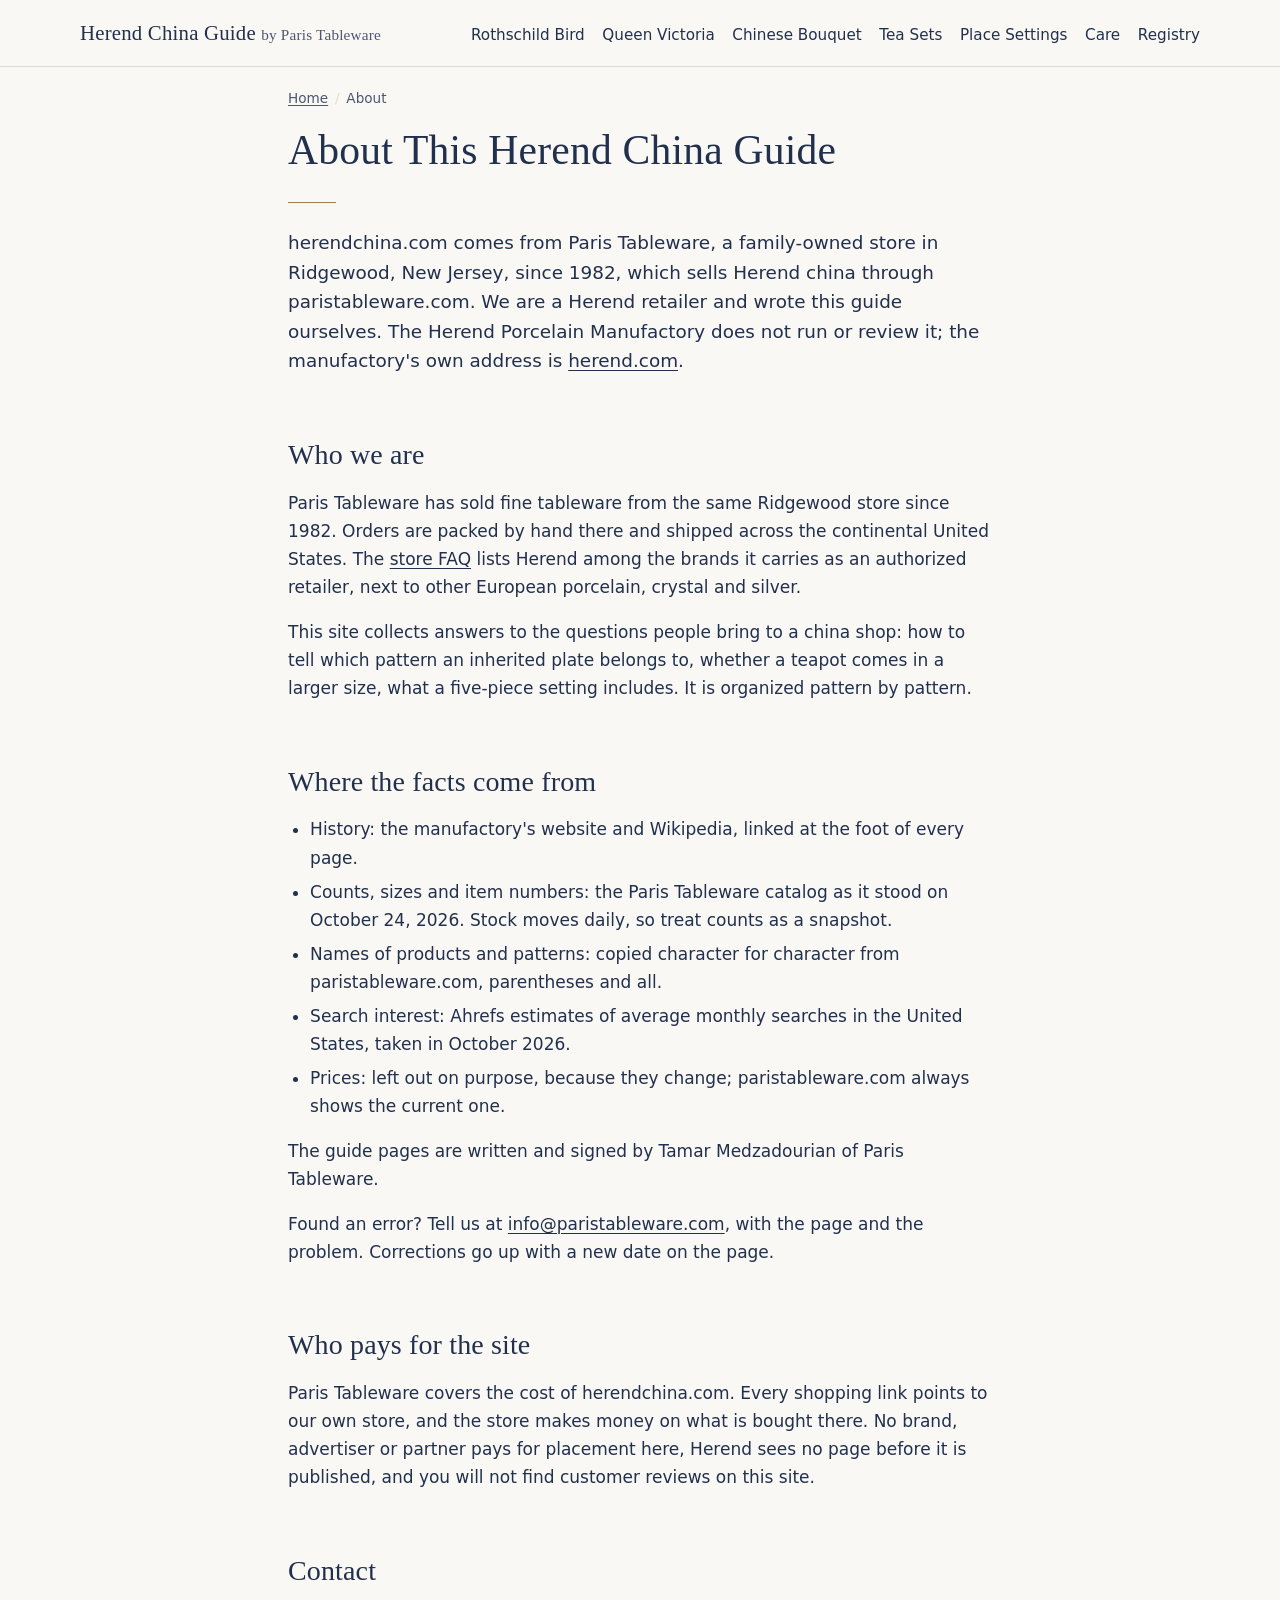
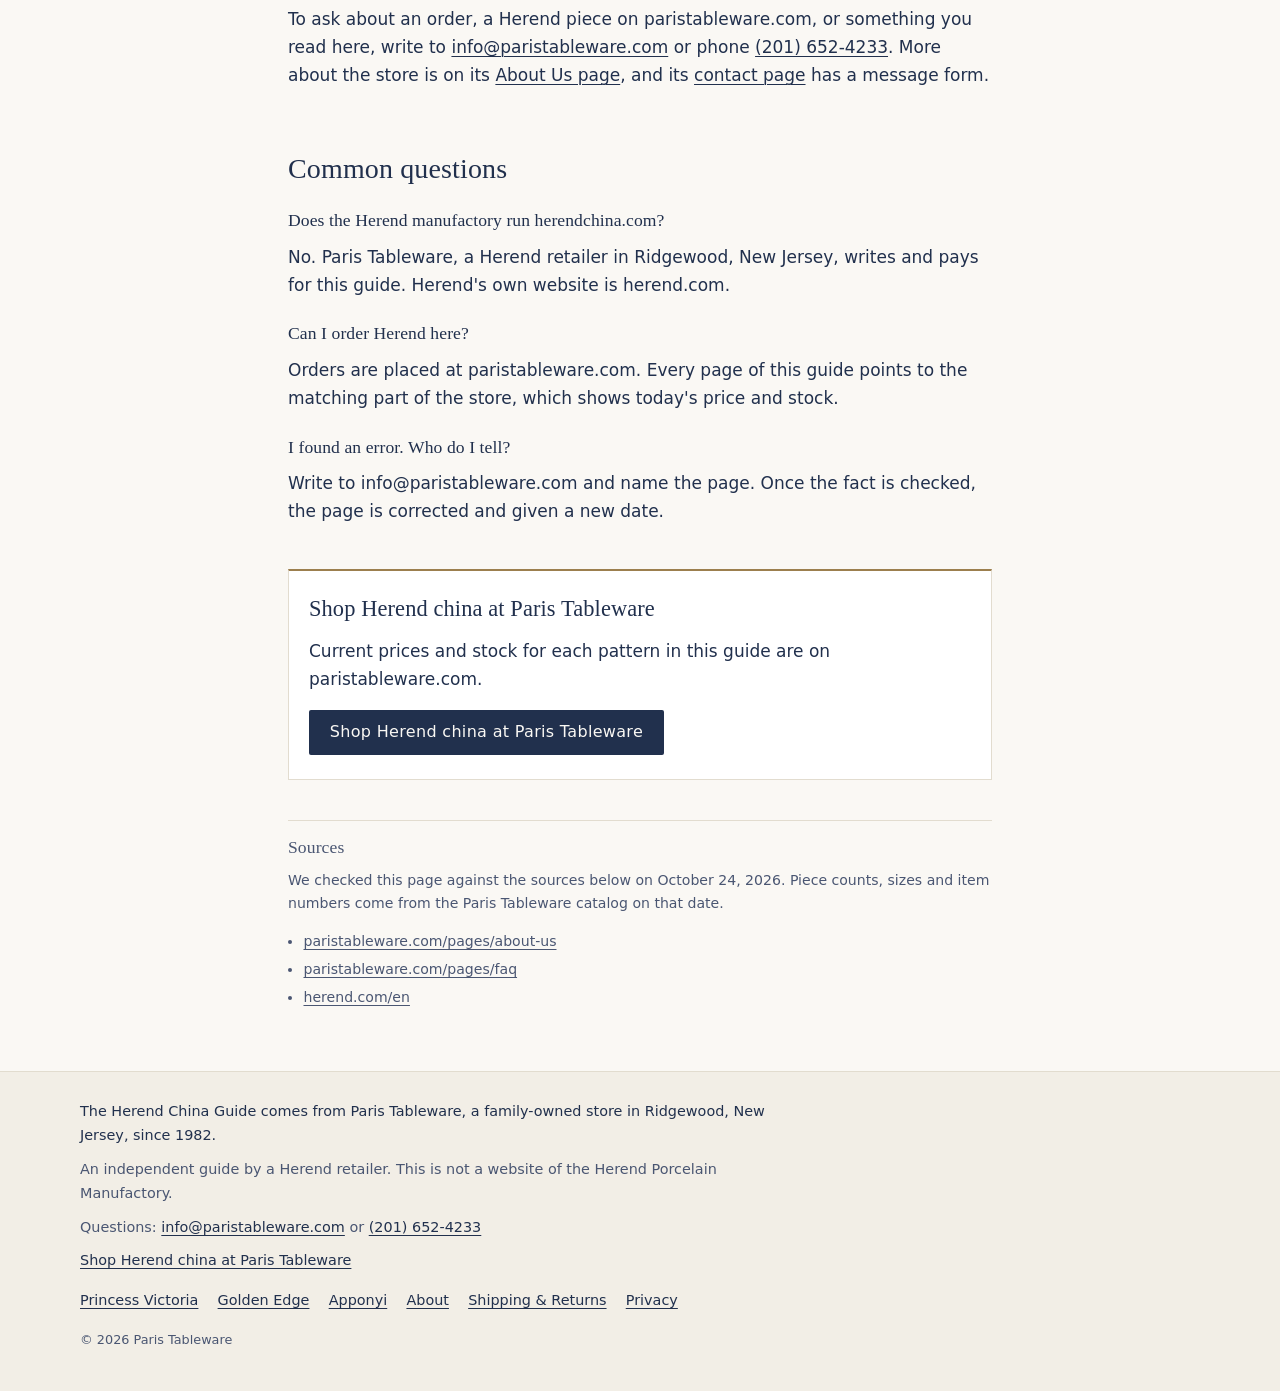
<file: about/index.html>
<!doctype html>
<html lang="en-US">
<head>
<meta charset="utf-8">
<meta name="viewport" content="width=device-width, initial-scale=1">
<title>About the Herend China Guide by Paris Tableware</title>
<meta name="description" content="Who writes this Herend china guide: Paris Tableware, a family-owned store in Ridgewood, New Jersey, since 1982. How the pages are sourced and checked.">
<meta name="robots" content="index, follow, max-image-preview:large">
<link rel="canonical" href="https://herendchina.com/about/">
<link rel="icon" href="/favicon.svg" type="image/svg+xml">
<meta name="theme-color" content="#faf8f4">
<link rel="preconnect" href="https://cdn.shopify.com">
<link rel="stylesheet" href="/assets/site.css">
<meta property="og:type" content="website">
<meta property="og:site_name" content="Herend China Guide by Paris Tableware">
<meta property="og:locale" content="en_US">
<meta property="og:title" content="About the Herend China Guide by Paris Tableware">
<meta property="og:description" content="Who writes this Herend china guide: Paris Tableware, a family-owned store in Ridgewood, New Jersey, since 1982. How the pages are sourced and checked.">
<meta property="og:url" content="https://herendchina.com/about/">
<meta property="og:image" content="https://cdn.shopify.com/s/files/1/0678/7861/7403/files/herend-rothschild-bird-salad-plate-porcelain-salad-plate-motif-1-front.jpg?v=1785965577&amp;width=800">
<meta property="og:image:width" content="800">
<meta property="og:image:height" content="800">
<meta property="og:image:alt" content="Herend Rothschild Bird Salad Plate in Motif 1: two small birds on a leafy branch with butterflies on a white plate edged in gold">
<meta name="twitter:card" content="summary_large_image">
<meta name="twitter:title" content="About the Herend China Guide by Paris Tableware">
<meta name="twitter:description" content="Who writes this Herend china guide: Paris Tableware, a family-owned store in Ridgewood, New Jersey, since 1982. How the pages are sourced and checked.">
<meta name="twitter:image" content="https://cdn.shopify.com/s/files/1/0678/7861/7403/files/herend-rothschild-bird-salad-plate-porcelain-salad-plate-motif-1-front.jpg?v=1785965577&amp;width=800">
<script type="application/ld+json">
{
 "@context": "https://schema.org",
 "@graph": [
  {
   "@type": "Organization",
   "@id": "https://paristableware.com/#org",
   "name": "Paris Tableware",
   "url": "https://paristableware.com",
   "email": "info@paristableware.com",
   "telephone": "+1-201-652-4233",
   "foundingDate": "1982",
   "logo": "https://paristableware.com/cdn/shop/files/Paris_Tableware_Logo_squared.jpg?v=1773702365",
   "address": {
    "@type": "PostalAddress",
    "addressLocality": "Ridgewood",
    "addressRegion": "NJ",
    "addressCountry": "US"
   },
   "sameAs": [
    "https://facebook.com/paristableware",
    "https://www.instagram.com/paristableware/",
    "https://www.tiktok.com/@paristableware",
    "https://www.pinterest.com/ParisTableware/",
    "https://twitter.com/ParisTableware"
   ]
  },
  {
   "@type": "WebSite",
   "@id": "https://herendchina.com/#website",
   "url": "https://herendchina.com/",
   "name": "Herend China Guide by Paris Tableware",
   "inLanguage": "en-US",
   "publisher": {
    "@id": "https://paristableware.com/#org"
   }
  },
  {
   "@type": "AboutPage",
   "@id": "https://herendchina.com/about/#webpage",
   "url": "https://herendchina.com/about/",
   "name": "About the Herend China Guide by Paris Tableware",
   "description": "Who writes this Herend china guide: Paris Tableware, a family-owned store in Ridgewood, New Jersey, since 1982. How the pages are sourced and checked.",
   "inLanguage": "en-US",
   "isPartOf": {
    "@id": "https://herendchina.com/#website"
   },
   "breadcrumb": {
    "@id": "https://herendchina.com/about/#breadcrumb"
   },
   "datePublished": "2026-10-24",
   "dateModified": "2026-10-24",
   "about": {
    "@id": "https://paristableware.com/#org"
   }
  },
  {
   "@type": "BreadcrumbList",
   "@id": "https://herendchina.com/about/#breadcrumb",
   "itemListElement": [
    {
     "@type": "ListItem",
     "position": 1,
     "name": "Home",
     "item": "https://herendchina.com/"
    },
    {
     "@type": "ListItem",
     "position": 2,
     "name": "About",
     "item": "https://herendchina.com/about/"
    }
   ]
  },
  {
   "@type": "FAQPage",
   "@id": "https://herendchina.com/about/#faq",
   "isPartOf": {
    "@id": "https://herendchina.com/about/#webpage"
   },
   "mainEntity": [
    {
     "@type": "Question",
     "name": "Does the Herend manufactory run herendchina.com?",
     "acceptedAnswer": {
      "@type": "Answer",
      "text": "No. Paris Tableware, a Herend retailer in Ridgewood, New Jersey, writes and pays for this guide. Herend's own website is herend.com."
     }
    },
    {
     "@type": "Question",
     "name": "Can I order Herend here?",
     "acceptedAnswer": {
      "@type": "Answer",
      "text": "Orders are placed at paristableware.com. Every page of this guide points to the matching part of the store, which shows today's price and stock."
     }
    },
    {
     "@type": "Question",
     "name": "I found an error. Who do I tell?",
     "acceptedAnswer": {
      "@type": "Answer",
      "text": "Write to info@paristableware.com and name the page. Once the fact is checked, the page is corrected and given a new date."
     }
    }
   ]
  }
 ]
}
</script>
<script src="/assets/analytics.js" defer></script>
</head>
<body>
<a class="skip-link" href="#main">Skip to content</a>
<header class="site-header">
<div class="wrap">
<a class="site-name" href="/">Herend China Guide <span>by Paris Tableware</span></a>
<nav class="site-nav" aria-label="Main">
<ul>
<li><a href="/rothschild-bird/">Rothschild Bird</a></li>
<li><a href="/queen-victoria/">Queen Victoria</a></li>
<li><a href="/chinese-bouquet/">Chinese Bouquet</a></li>
<li><a href="/tea-sets/">Tea Sets</a></li>
<li><a href="/place-settings/">Place Settings</a></li>
<li><a href="/care/">Care</a></li>
<li><a href="/wedding-registry/">Registry</a></li>
</ul>
</nav>
</div>
</header>
<main id="main">
<div class="page">
<nav class="breadcrumb" aria-label="Breadcrumb">
<ol>
<li><a href="/">Home</a></li>
<li aria-current="page">About</li>
</ol>
</nav>
<h1>About This Herend China Guide</h1>
<p class="answer">herendchina.com comes from Paris Tableware, a family-owned store in Ridgewood, New Jersey, since 1982, which sells Herend china through paristableware.com. We are a Herend retailer and wrote this guide ourselves. The Herend Porcelain Manufactory does not run or review it; the manufactory's own address is <a href="https://herend.com/en" rel="noopener">herend.com</a>.</p>

<section>
<h2>Who we are</h2>
<p>Paris Tableware has sold fine tableware from the same Ridgewood store since 1982. Orders are packed by hand there and shipped across the continental United States. The <a href="https://paristableware.com/pages/faq?utm_source=herendchina.com&amp;utm_medium=referral&amp;utm_campaign=about" data-link-type="in_context">store FAQ</a> lists Herend among the brands it carries as an authorized retailer, next to other European porcelain, crystal and silver.</p>
<p>This site collects answers to the questions people bring to a china shop: how to tell which pattern an inherited plate belongs to, whether a teapot comes in a larger size, what a five-piece setting includes. It is organized pattern by pattern.</p>
</section>

<section>
<h2>Where the facts come from</h2>
<ul>
<li>History: the manufactory's website and Wikipedia, linked at the foot of every page.</li>
<li>Counts, sizes and item numbers: the Paris Tableware catalog as it stood on October 24, 2026. Stock moves daily, so treat counts as a snapshot.</li>
<li>Names of products and patterns: copied character for character from paristableware.com, parentheses and all.</li>
<li>Search interest: Ahrefs estimates of average monthly searches in the United States, taken in October 2026.</li>
<li>Prices: left out on purpose, because they change; paristableware.com always shows the current one.</li>
</ul>
<p>The guide pages are written and signed by Tamar Medzadourian of Paris Tableware.</p>
<p>Found an error? Tell us at <a href="mailto:info@paristableware.com">info@paristableware.com</a>, with the page and the problem. Corrections go up with a new date on the page.</p>
</section>

<section>
<h2>Who pays for the site</h2>
<p>Paris Tableware covers the cost of herendchina.com. Every shopping link points to our own store, and the store makes money on what is bought there. No brand, advertiser or partner pays for placement here, Herend sees no page before it is published, and you will not find customer reviews on this site.</p>
</section>

<section>
<h2>Contact</h2>
<p>To ask about an order, a Herend piece on paristableware.com, or something you read here, write to <a href="mailto:info@paristableware.com">info@paristableware.com</a> or phone <a href="tel:+12016524233">(201) 652-4233</a>. More about the store is on its <a href="https://paristableware.com/pages/about-us?utm_source=herendchina.com&amp;utm_medium=referral&amp;utm_campaign=about" data-link-type="in_context">About Us page</a>, and its <a href="https://paristableware.com/pages/contact?utm_source=herendchina.com&amp;utm_medium=referral&amp;utm_campaign=about" data-link-type="in_context">contact page</a> has a message form.</p>
</section>

<section class="faq" aria-labelledby="faq-heading">
<h2 id="faq-heading">Common questions</h2>
<h3>Does the Herend manufactory run herendchina.com?</h3>
<p>No. Paris Tableware, a Herend retailer in Ridgewood, New Jersey, writes and pays for this guide. Herend&#x27;s own website is herend.com.</p>
<h3>Can I order Herend here?</h3>
<p>Orders are placed at paristableware.com. Every page of this guide points to the matching part of the store, which shows today&#x27;s price and stock.</p>
<h3>I found an error. Who do I tell?</h3>
<p>Write to info@paristableware.com and name the page. Once the fact is checked, the page is corrected and given a new date.</p>
</section>
<aside class="shop-cta" aria-labelledby="shop-cta-heading"><h2 id="shop-cta-heading">Shop Herend china at Paris Tableware</h2><p>Current prices and stock for each pattern in this guide are on paristableware.com.</p><p><a class="button" href="https://paristableware.com/collections/herend-dinnerware?utm_source=herendchina.com&amp;utm_medium=referral&amp;utm_campaign=about" data-link-type="cta">Shop Herend china at Paris Tableware</a></p></aside>
<section class="sources" aria-labelledby="sources-heading">
<h2 id="sources-heading">Sources</h2>
<p>We checked this page against the sources below on October 24, 2026. Piece counts, sizes and item numbers come from the Paris Tableware catalog on that date.</p>
<ul>
<li><a href="https://paristableware.com/pages/about-us?utm_source=herendchina.com&amp;utm_medium=referral&amp;utm_campaign=about" data-link-type="source">paristableware.com/pages/about-us</a></li>
<li><a href="https://paristableware.com/pages/faq?utm_source=herendchina.com&amp;utm_medium=referral&amp;utm_campaign=about" data-link-type="source">paristableware.com/pages/faq</a></li>
<li><a href="https://herend.com/en" rel="noopener">herend.com/en</a></li>
</ul>
</section>
</div>
</main>
<footer class="site-footer">
<div class="wrap">
<p class="footer-owner">The Herend China Guide comes from Paris Tableware, a family-owned store in Ridgewood, New Jersey, since 1982.</p>
<p>An independent guide by a Herend retailer. This is not a website of the Herend Porcelain Manufactory.</p>
<p>Questions: <a href="mailto:info@paristableware.com">info@paristableware.com</a> or <a href="tel:+12016524233">(201) 652-4233</a></p>
<p><a href="https://paristableware.com/collections/herend-dinnerware?utm_source=herendchina.com&amp;utm_medium=referral&amp;utm_campaign=about" data-link-type="footer">Shop Herend china at Paris Tableware</a></p>
<nav class="footer-nav" aria-label="Footer">
<ul>
<li><a href="/princess-victoria/">Princess Victoria</a></li>
<li><a href="/golden-edge/">Golden Edge</a></li>
<li><a href="/apponyi/">Apponyi</a></li>
<li><a href="/about/">About</a></li>
<li><a href="/shipping-returns/">Shipping &amp; Returns</a></li>
<li><a href="/privacy/">Privacy</a></li>
</ul>
</nav>
<p class="copyright">&copy; 2026 Paris Tableware</p>
</div>
</footer>
</body>
</html>
</file>
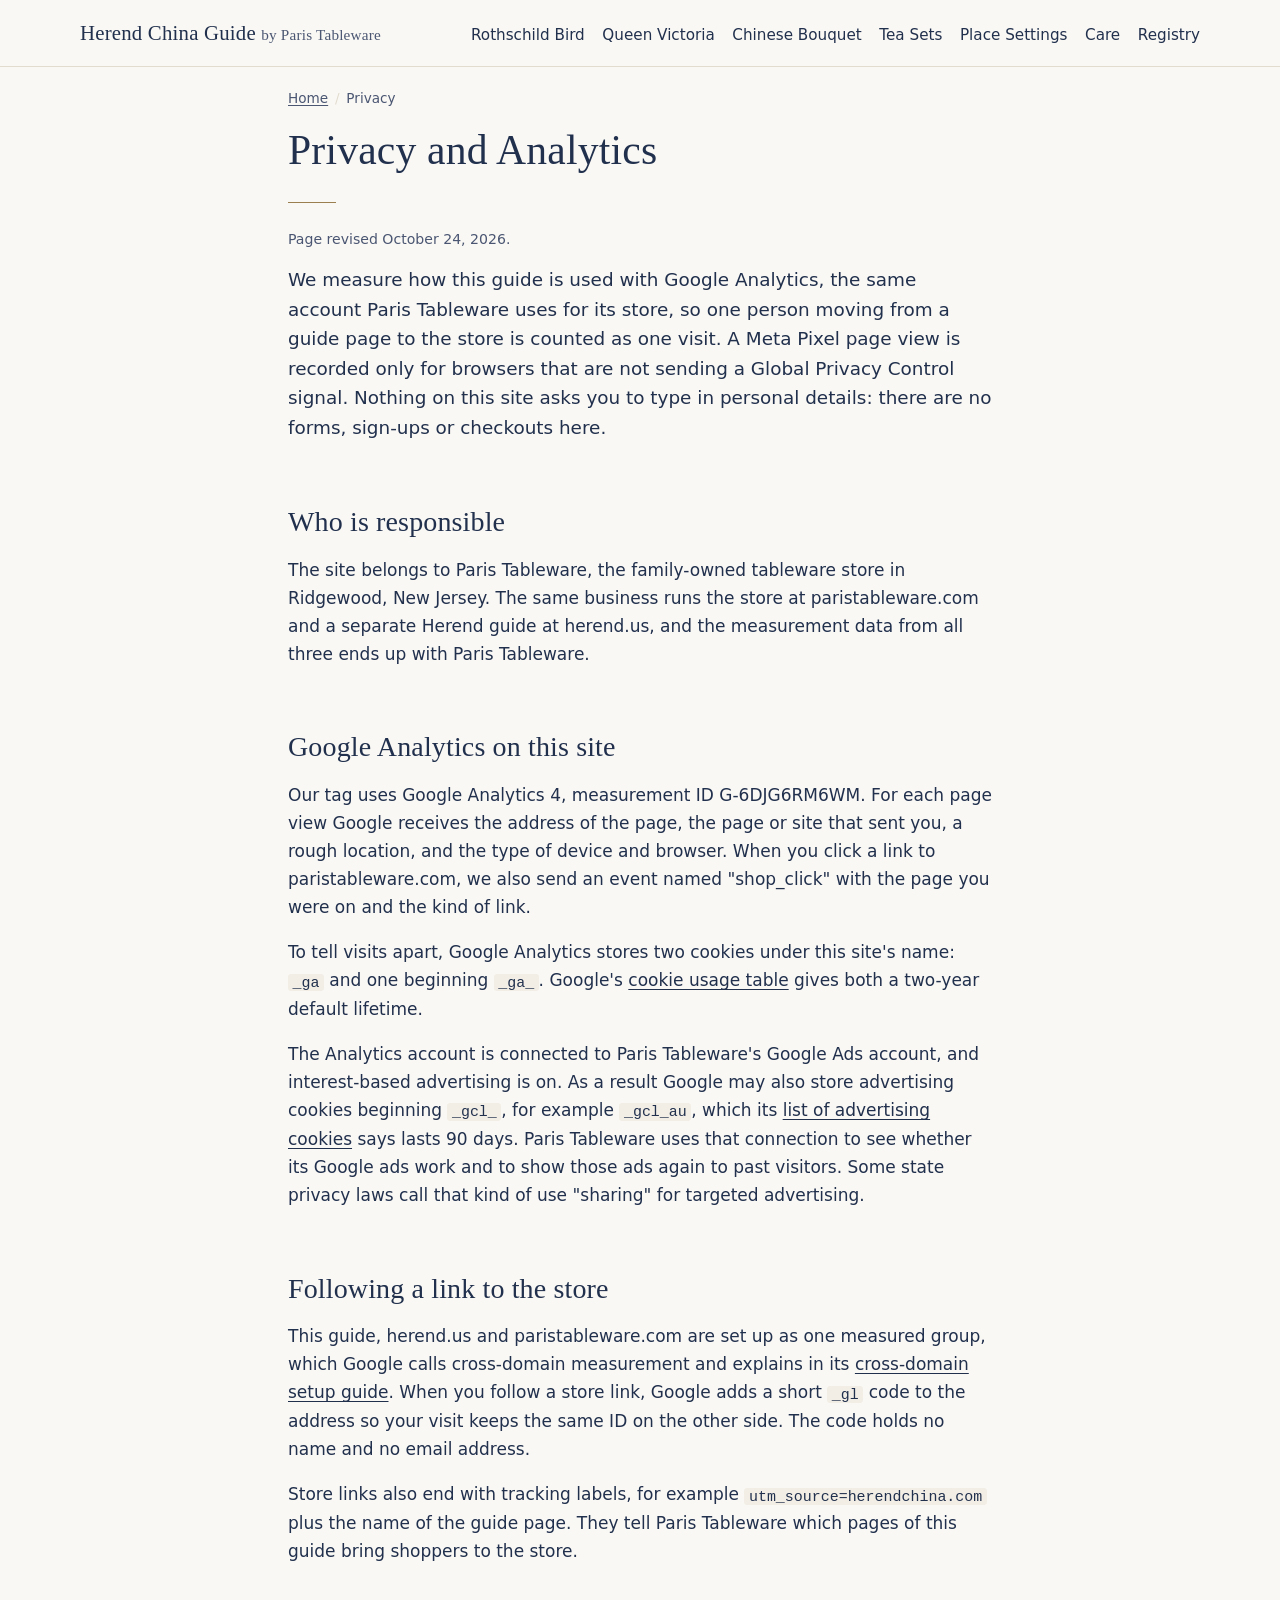
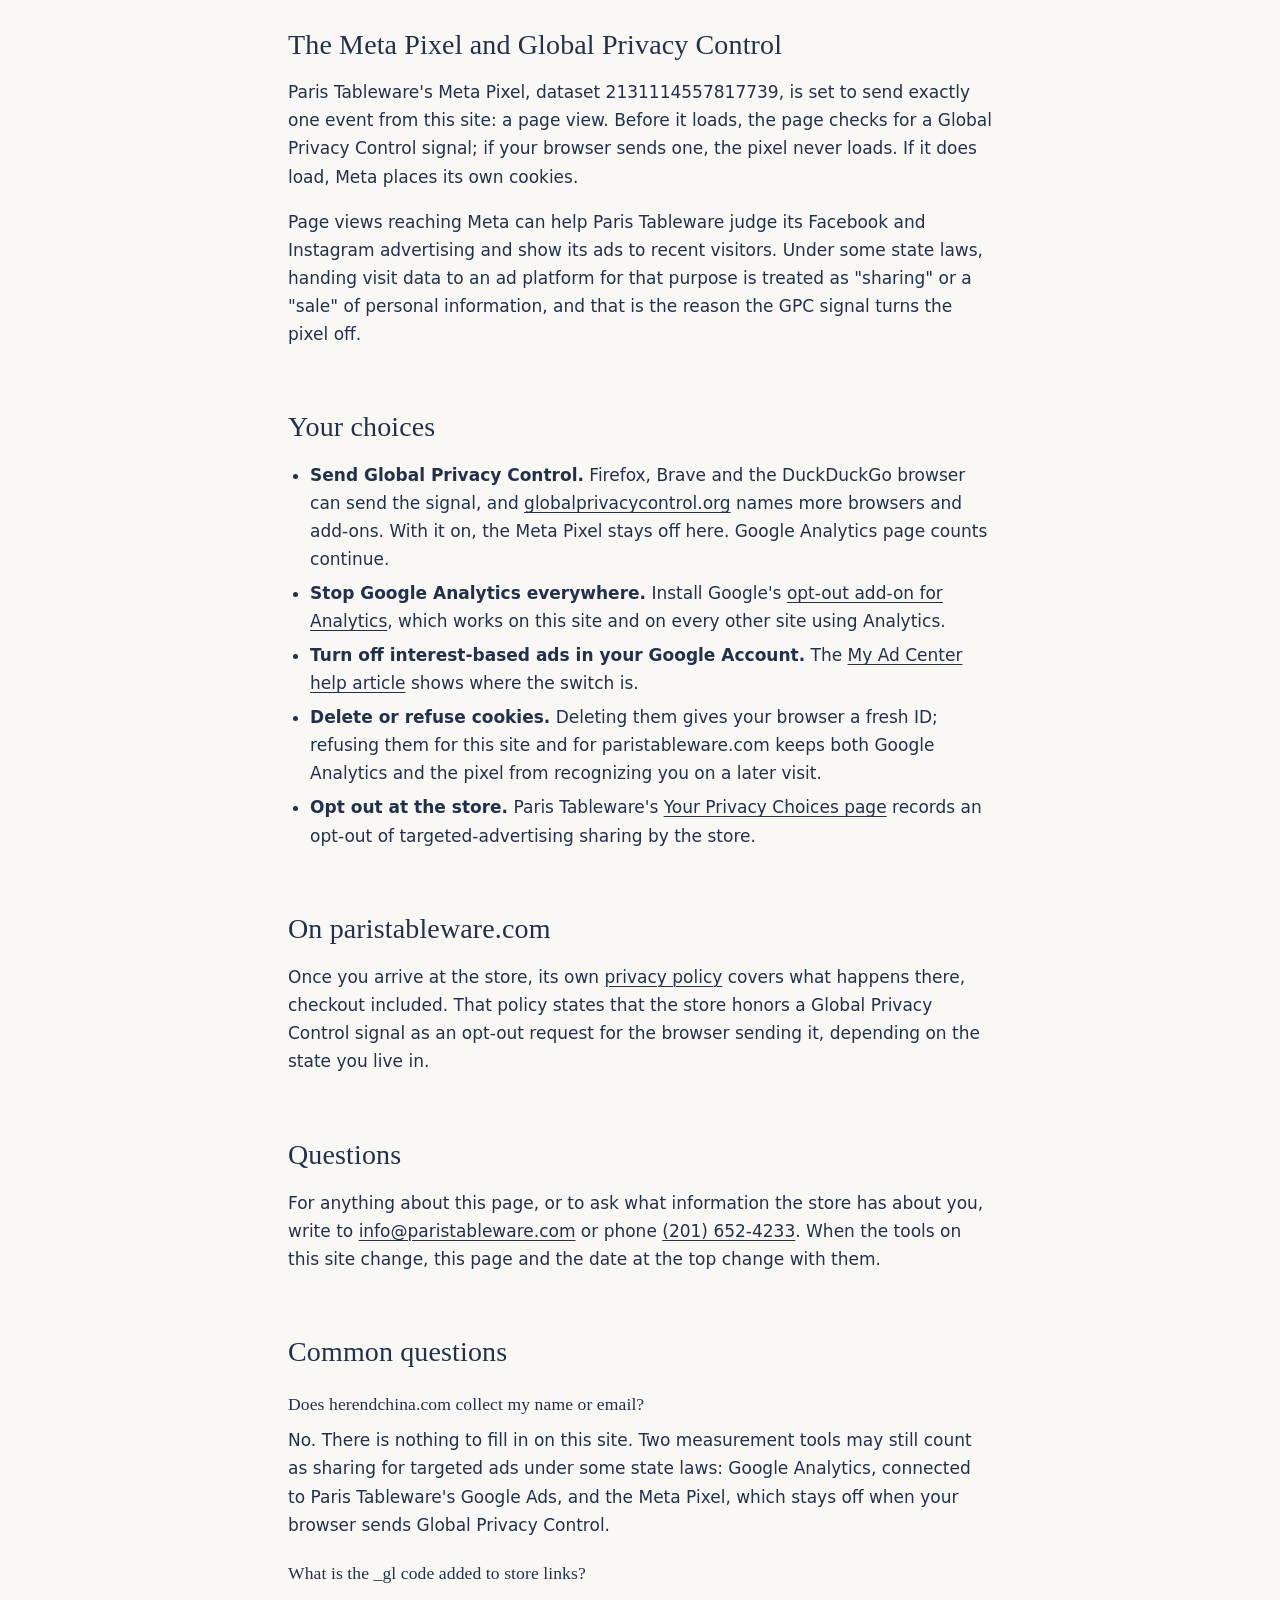
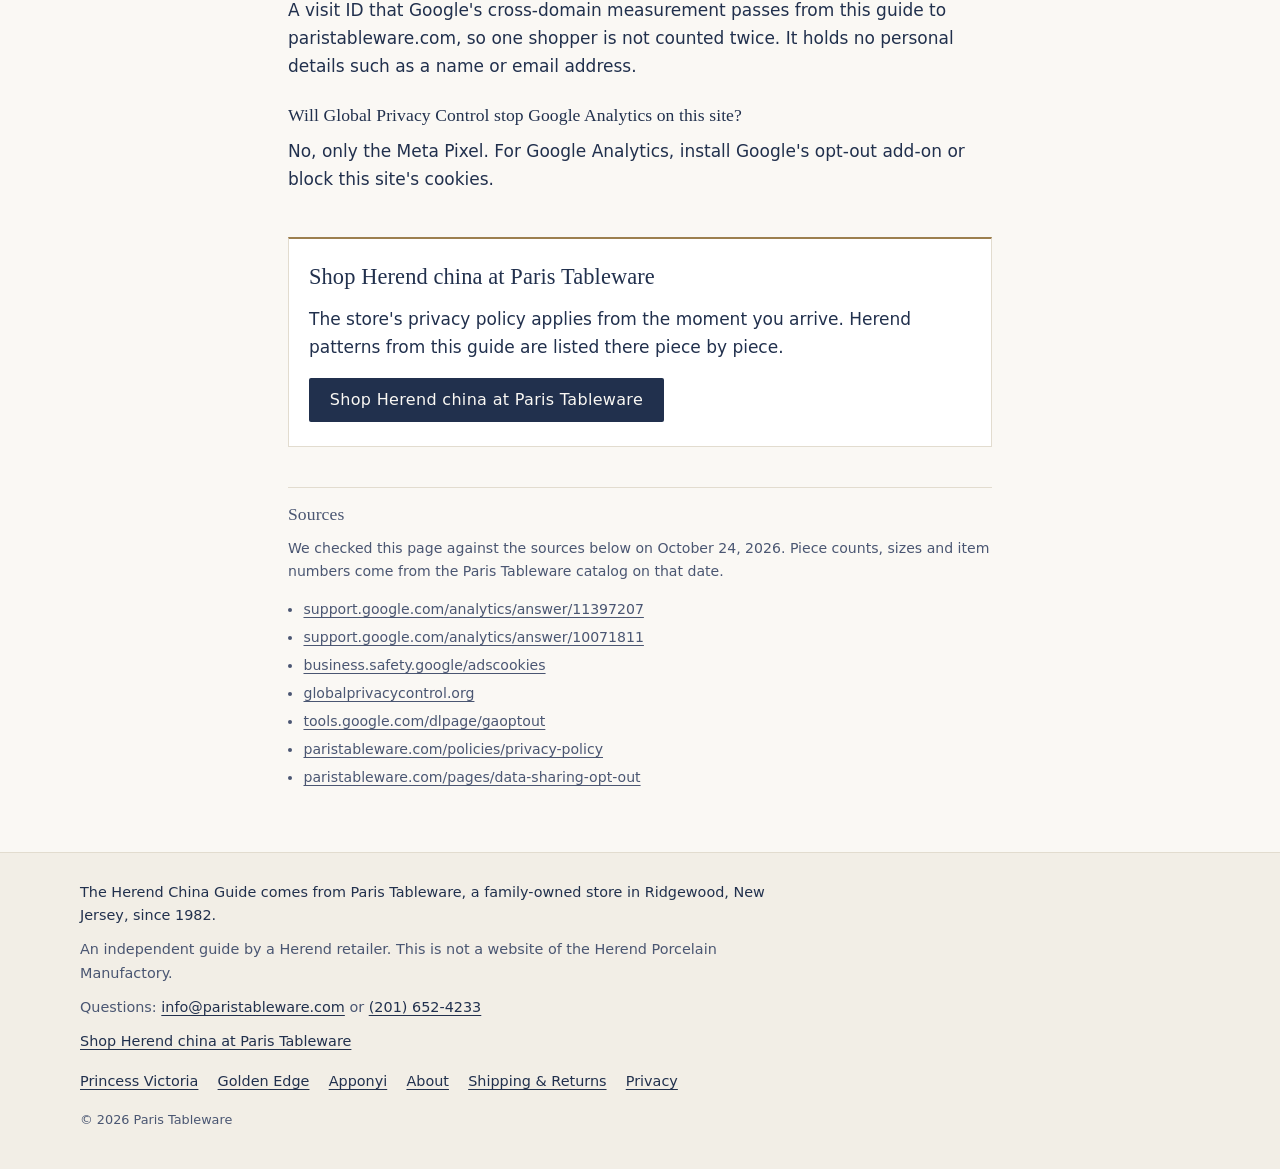
<file: privacy/index.html>
<!doctype html>
<html lang="en-US">
<head>
<meta charset="utf-8">
<meta name="viewport" content="width=device-width, initial-scale=1">
<title>Privacy and Analytics on the Herend China Guide</title>
<meta name="description" content="What this Herend china guide measures, how visits are shared with Paris Tableware, and how to opt out, including Global Privacy Control.">
<meta name="robots" content="index, follow, max-image-preview:large">
<link rel="canonical" href="https://herendchina.com/privacy/">
<link rel="icon" href="/favicon.svg" type="image/svg+xml">
<meta name="theme-color" content="#faf8f4">
<link rel="preconnect" href="https://cdn.shopify.com">
<link rel="stylesheet" href="/assets/site.css">
<meta property="og:type" content="website">
<meta property="og:site_name" content="Herend China Guide by Paris Tableware">
<meta property="og:locale" content="en_US">
<meta property="og:title" content="Privacy and Analytics on the Herend China Guide">
<meta property="og:description" content="What this Herend china guide measures, how visits are shared with Paris Tableware, and how to opt out, including Global Privacy Control.">
<meta property="og:url" content="https://herendchina.com/privacy/">
<meta property="og:image" content="https://cdn.shopify.com/s/files/1/0678/7861/7403/files/herend-rothschild-bird-salad-plate-porcelain-salad-plate-motif-1-front.jpg?v=1785965577&amp;width=800">
<meta property="og:image:width" content="800">
<meta property="og:image:height" content="800">
<meta property="og:image:alt" content="Herend Rothschild Bird Salad Plate in Motif 1: two small birds on a leafy branch with butterflies on a white plate edged in gold">
<meta name="twitter:card" content="summary_large_image">
<meta name="twitter:title" content="Privacy and Analytics on the Herend China Guide">
<meta name="twitter:description" content="What this Herend china guide measures, how visits are shared with Paris Tableware, and how to opt out, including Global Privacy Control.">
<meta name="twitter:image" content="https://cdn.shopify.com/s/files/1/0678/7861/7403/files/herend-rothschild-bird-salad-plate-porcelain-salad-plate-motif-1-front.jpg?v=1785965577&amp;width=800">
<script type="application/ld+json">
{
 "@context": "https://schema.org",
 "@graph": [
  {
   "@type": "Organization",
   "@id": "https://paristableware.com/#org",
   "name": "Paris Tableware",
   "url": "https://paristableware.com",
   "email": "info@paristableware.com",
   "telephone": "+1-201-652-4233",
   "foundingDate": "1982",
   "logo": "https://paristableware.com/cdn/shop/files/Paris_Tableware_Logo_squared.jpg?v=1773702365",
   "address": {
    "@type": "PostalAddress",
    "addressLocality": "Ridgewood",
    "addressRegion": "NJ",
    "addressCountry": "US"
   },
   "sameAs": [
    "https://facebook.com/paristableware",
    "https://www.instagram.com/paristableware/",
    "https://www.tiktok.com/@paristableware",
    "https://www.pinterest.com/ParisTableware/",
    "https://twitter.com/ParisTableware"
   ]
  },
  {
   "@type": "WebSite",
   "@id": "https://herendchina.com/#website",
   "url": "https://herendchina.com/",
   "name": "Herend China Guide by Paris Tableware",
   "inLanguage": "en-US",
   "publisher": {
    "@id": "https://paristableware.com/#org"
   }
  },
  {
   "@type": "WebPage",
   "@id": "https://herendchina.com/privacy/#webpage",
   "url": "https://herendchina.com/privacy/",
   "name": "Privacy and Analytics on the Herend China Guide",
   "description": "What this Herend china guide measures, how visits are shared with Paris Tableware, and how to opt out, including Global Privacy Control.",
   "inLanguage": "en-US",
   "isPartOf": {
    "@id": "https://herendchina.com/#website"
   },
   "breadcrumb": {
    "@id": "https://herendchina.com/privacy/#breadcrumb"
   },
   "datePublished": "2026-10-24",
   "dateModified": "2026-10-24"
  },
  {
   "@type": "BreadcrumbList",
   "@id": "https://herendchina.com/privacy/#breadcrumb",
   "itemListElement": [
    {
     "@type": "ListItem",
     "position": 1,
     "name": "Home",
     "item": "https://herendchina.com/"
    },
    {
     "@type": "ListItem",
     "position": 2,
     "name": "Privacy",
     "item": "https://herendchina.com/privacy/"
    }
   ]
  },
  {
   "@type": "FAQPage",
   "@id": "https://herendchina.com/privacy/#faq",
   "isPartOf": {
    "@id": "https://herendchina.com/privacy/#webpage"
   },
   "mainEntity": [
    {
     "@type": "Question",
     "name": "Does herendchina.com collect my name or email?",
     "acceptedAnswer": {
      "@type": "Answer",
      "text": "No. There is nothing to fill in on this site. Two measurement tools may still count as sharing for targeted ads under some state laws: Google Analytics, connected to Paris Tableware's Google Ads, and the Meta Pixel, which stays off when your browser sends Global Privacy Control."
     }
    },
    {
     "@type": "Question",
     "name": "What is the _gl code added to store links?",
     "acceptedAnswer": {
      "@type": "Answer",
      "text": "A visit ID that Google's cross-domain measurement passes from this guide to paristableware.com, so one shopper is not counted twice. It holds no personal details such as a name or email address."
     }
    },
    {
     "@type": "Question",
     "name": "Will Global Privacy Control stop Google Analytics on this site?",
     "acceptedAnswer": {
      "@type": "Answer",
      "text": "No, only the Meta Pixel. For Google Analytics, install Google's opt-out add-on or block this site's cookies."
     }
    }
   ]
  }
 ]
}
</script>
<script src="/assets/analytics.js" defer></script>
</head>
<body>
<a class="skip-link" href="#main">Skip to content</a>
<header class="site-header">
<div class="wrap">
<a class="site-name" href="/">Herend China Guide <span>by Paris Tableware</span></a>
<nav class="site-nav" aria-label="Main">
<ul>
<li><a href="/rothschild-bird/">Rothschild Bird</a></li>
<li><a href="/queen-victoria/">Queen Victoria</a></li>
<li><a href="/chinese-bouquet/">Chinese Bouquet</a></li>
<li><a href="/tea-sets/">Tea Sets</a></li>
<li><a href="/place-settings/">Place Settings</a></li>
<li><a href="/care/">Care</a></li>
<li><a href="/wedding-registry/">Registry</a></li>
</ul>
</nav>
</div>
</header>
<main id="main">
<div class="page">
<nav class="breadcrumb" aria-label="Breadcrumb">
<ol>
<li><a href="/">Home</a></li>
<li aria-current="page">Privacy</li>
</ol>
</nav>
<h1>Privacy and Analytics</h1>
<p class="updated">Page revised <time datetime="2026-10-24">October 24, 2026</time>.</p>
<p class="answer">We measure how this guide is used with Google Analytics, the same account Paris Tableware uses for its store, so one person moving from a guide page to the store is counted as one visit. A Meta Pixel page view is recorded only for browsers that are not sending a Global Privacy Control signal. Nothing on this site asks you to type in personal details: there are no forms, sign-ups or checkouts here.</p>

<section>
<h2>Who is responsible</h2>
<p>The site belongs to Paris Tableware, the family-owned tableware store in Ridgewood, New Jersey. The same business runs the store at paristableware.com and a separate Herend guide at herend.us, and the measurement data from all three ends up with Paris Tableware.</p>
</section>

<section>
<h2>Google Analytics on this site</h2>
<p>Our tag uses Google Analytics 4, measurement ID G-6DJG6RM6WM. For each page view Google receives the address of the page, the page or site that sent you, a rough location, and the type of device and browser. When you click a link to paristableware.com, we also send an event named "shop_click" with the page you were on and the kind of link.</p>
<p>To tell visits apart, Google Analytics stores two cookies under this site's name: <code>_ga</code> and one beginning <code>_ga_</code>. Google's <a href="https://support.google.com/analytics/answer/11397207" rel="noopener">cookie usage table</a> gives both a two-year default lifetime.</p>
<p>The Analytics account is connected to Paris Tableware's Google Ads account, and interest-based advertising is on. As a result Google may also store advertising cookies beginning <code>_gcl_</code>, for example <code>_gcl_au</code>, which its <a href="https://business.safety.google/adscookies/" rel="noopener">list of advertising cookies</a> says lasts 90 days. Paris Tableware uses that connection to see whether its Google ads work and to show those ads again to past visitors. Some state privacy laws call that kind of use "sharing" for targeted advertising.</p>
</section>

<section>
<h2>Following a link to the store</h2>
<p>This guide, herend.us and paristableware.com are set up as one measured group, which Google calls cross-domain measurement and explains in its <a href="https://support.google.com/analytics/answer/10071811" rel="noopener">cross-domain setup guide</a>. When you follow a store link, Google adds a short <code>_gl</code> code to the address so your visit keeps the same ID on the other side. The code holds no name and no email address.</p>
<p>Store links also end with tracking labels, for example <code>utm_source=herendchina.com</code> plus the name of the guide page. They tell Paris Tableware which pages of this guide bring shoppers to the store.</p>
</section>

<section>
<h2>The Meta Pixel and Global Privacy Control</h2>
<p>Paris Tableware's Meta Pixel, dataset 2131114557817739, is set to send exactly one event from this site: a page view. Before it loads, the page checks for a Global Privacy Control signal; if your browser sends one, the pixel never loads. If it does load, Meta places its own cookies.</p>
<p>Page views reaching Meta can help Paris Tableware judge its Facebook and Instagram advertising and show its ads to recent visitors. Under some state laws, handing visit data to an ad platform for that purpose is treated as "sharing" or a "sale" of personal information, and that is the reason the GPC signal turns the pixel off.</p>
</section>

<section>
<h2>Your choices</h2>
<ul>
<li><strong>Send Global Privacy Control.</strong> Firefox, Brave and the DuckDuckGo browser can send the signal, and <a href="https://globalprivacycontrol.org/" rel="noopener">globalprivacycontrol.org</a> names more browsers and add-ons. With it on, the Meta Pixel stays off here. Google Analytics page counts continue.</li>
<li><strong>Stop Google Analytics everywhere.</strong> Install Google's <a href="https://tools.google.com/dlpage/gaoptout" rel="noopener">opt-out add-on for Analytics</a>, which works on this site and on every other site using Analytics.</li>
<li><strong>Turn off interest-based ads in your Google Account.</strong> The <a href="https://support.google.com/My-Ad-Center-Help/answer/12155451" rel="noopener">My Ad Center help article</a> shows where the switch is.</li>
<li><strong>Delete or refuse cookies.</strong> Deleting them gives your browser a fresh ID; refusing them for this site and for paristableware.com keeps both Google Analytics and the pixel from recognizing you on a later visit.</li>
<li><strong>Opt out at the store.</strong> Paris Tableware's <a href="https://paristableware.com/pages/data-sharing-opt-out?utm_source=herendchina.com&amp;utm_medium=referral&amp;utm_campaign=privacy" data-link-type="in_context">Your Privacy Choices page</a> records an opt-out of targeted-advertising sharing by the store.</li>
</ul>
</section>

<section>
<h2>On paristableware.com</h2>
<p>Once you arrive at the store, its own <a href="https://paristableware.com/policies/privacy-policy?utm_source=herendchina.com&amp;utm_medium=referral&amp;utm_campaign=privacy" data-link-type="in_context">privacy policy</a> covers what happens there, checkout included. That policy states that the store honors a Global Privacy Control signal as an opt-out request for the browser sending it, depending on the state you live in.</p>
</section>

<section>
<h2>Questions</h2>
<p>For anything about this page, or to ask what information the store has about you, write to <a href="mailto:info@paristableware.com">info@paristableware.com</a> or phone <a href="tel:+12016524233">(201) 652-4233</a>. When the tools on this site change, this page and the date at the top change with them.</p>
</section>

<section class="faq" aria-labelledby="faq-heading">
<h2 id="faq-heading">Common questions</h2>
<h3>Does herendchina.com collect my name or email?</h3>
<p>No. There is nothing to fill in on this site. Two measurement tools may still count as sharing for targeted ads under some state laws: Google Analytics, connected to Paris Tableware&#x27;s Google Ads, and the Meta Pixel, which stays off when your browser sends Global Privacy Control.</p>
<h3>What is the _gl code added to store links?</h3>
<p>A visit ID that Google&#x27;s cross-domain measurement passes from this guide to paristableware.com, so one shopper is not counted twice. It holds no personal details such as a name or email address.</p>
<h3>Will Global Privacy Control stop Google Analytics on this site?</h3>
<p>No, only the Meta Pixel. For Google Analytics, install Google&#x27;s opt-out add-on or block this site&#x27;s cookies.</p>
</section>
<aside class="shop-cta" aria-labelledby="shop-cta-heading"><h2 id="shop-cta-heading">Shop Herend china at Paris Tableware</h2><p>The store's privacy policy applies from the moment you arrive. Herend patterns from this guide are listed there piece by piece.</p><p><a class="button" href="https://paristableware.com/collections/herend-dinnerware?utm_source=herendchina.com&amp;utm_medium=referral&amp;utm_campaign=privacy" data-link-type="cta">Shop Herend china at Paris Tableware</a></p></aside>
<section class="sources" aria-labelledby="sources-heading">
<h2 id="sources-heading">Sources</h2>
<p>We checked this page against the sources below on October 24, 2026. Piece counts, sizes and item numbers come from the Paris Tableware catalog on that date.</p>
<ul>
<li><a href="https://support.google.com/analytics/answer/11397207" rel="noopener">support.google.com/analytics/answer/11397207</a></li>
<li><a href="https://support.google.com/analytics/answer/10071811" rel="noopener">support.google.com/analytics/answer/10071811</a></li>
<li><a href="https://business.safety.google/adscookies/" rel="noopener">business.safety.google/adscookies</a></li>
<li><a href="https://globalprivacycontrol.org/" rel="noopener">globalprivacycontrol.org</a></li>
<li><a href="https://tools.google.com/dlpage/gaoptout" rel="noopener">tools.google.com/dlpage/gaoptout</a></li>
<li><a href="https://paristableware.com/policies/privacy-policy?utm_source=herendchina.com&amp;utm_medium=referral&amp;utm_campaign=privacy" data-link-type="source">paristableware.com/policies/privacy-policy</a></li>
<li><a href="https://paristableware.com/pages/data-sharing-opt-out?utm_source=herendchina.com&amp;utm_medium=referral&amp;utm_campaign=privacy" data-link-type="source">paristableware.com/pages/data-sharing-opt-out</a></li>
</ul>
</section>
</div>
</main>
<footer class="site-footer">
<div class="wrap">
<p class="footer-owner">The Herend China Guide comes from Paris Tableware, a family-owned store in Ridgewood, New Jersey, since 1982.</p>
<p>An independent guide by a Herend retailer. This is not a website of the Herend Porcelain Manufactory.</p>
<p>Questions: <a href="mailto:info@paristableware.com">info@paristableware.com</a> or <a href="tel:+12016524233">(201) 652-4233</a></p>
<p><a href="https://paristableware.com/collections/herend-dinnerware?utm_source=herendchina.com&amp;utm_medium=referral&amp;utm_campaign=privacy" data-link-type="footer">Shop Herend china at Paris Tableware</a></p>
<nav class="footer-nav" aria-label="Footer">
<ul>
<li><a href="/princess-victoria/">Princess Victoria</a></li>
<li><a href="/golden-edge/">Golden Edge</a></li>
<li><a href="/apponyi/">Apponyi</a></li>
<li><a href="/about/">About</a></li>
<li><a href="/shipping-returns/">Shipping &amp; Returns</a></li>
<li><a href="/privacy/">Privacy</a></li>
</ul>
</nav>
<p class="copyright">&copy; 2026 Paris Tableware</p>
</div>
</footer>
</body>
</html>
</file>
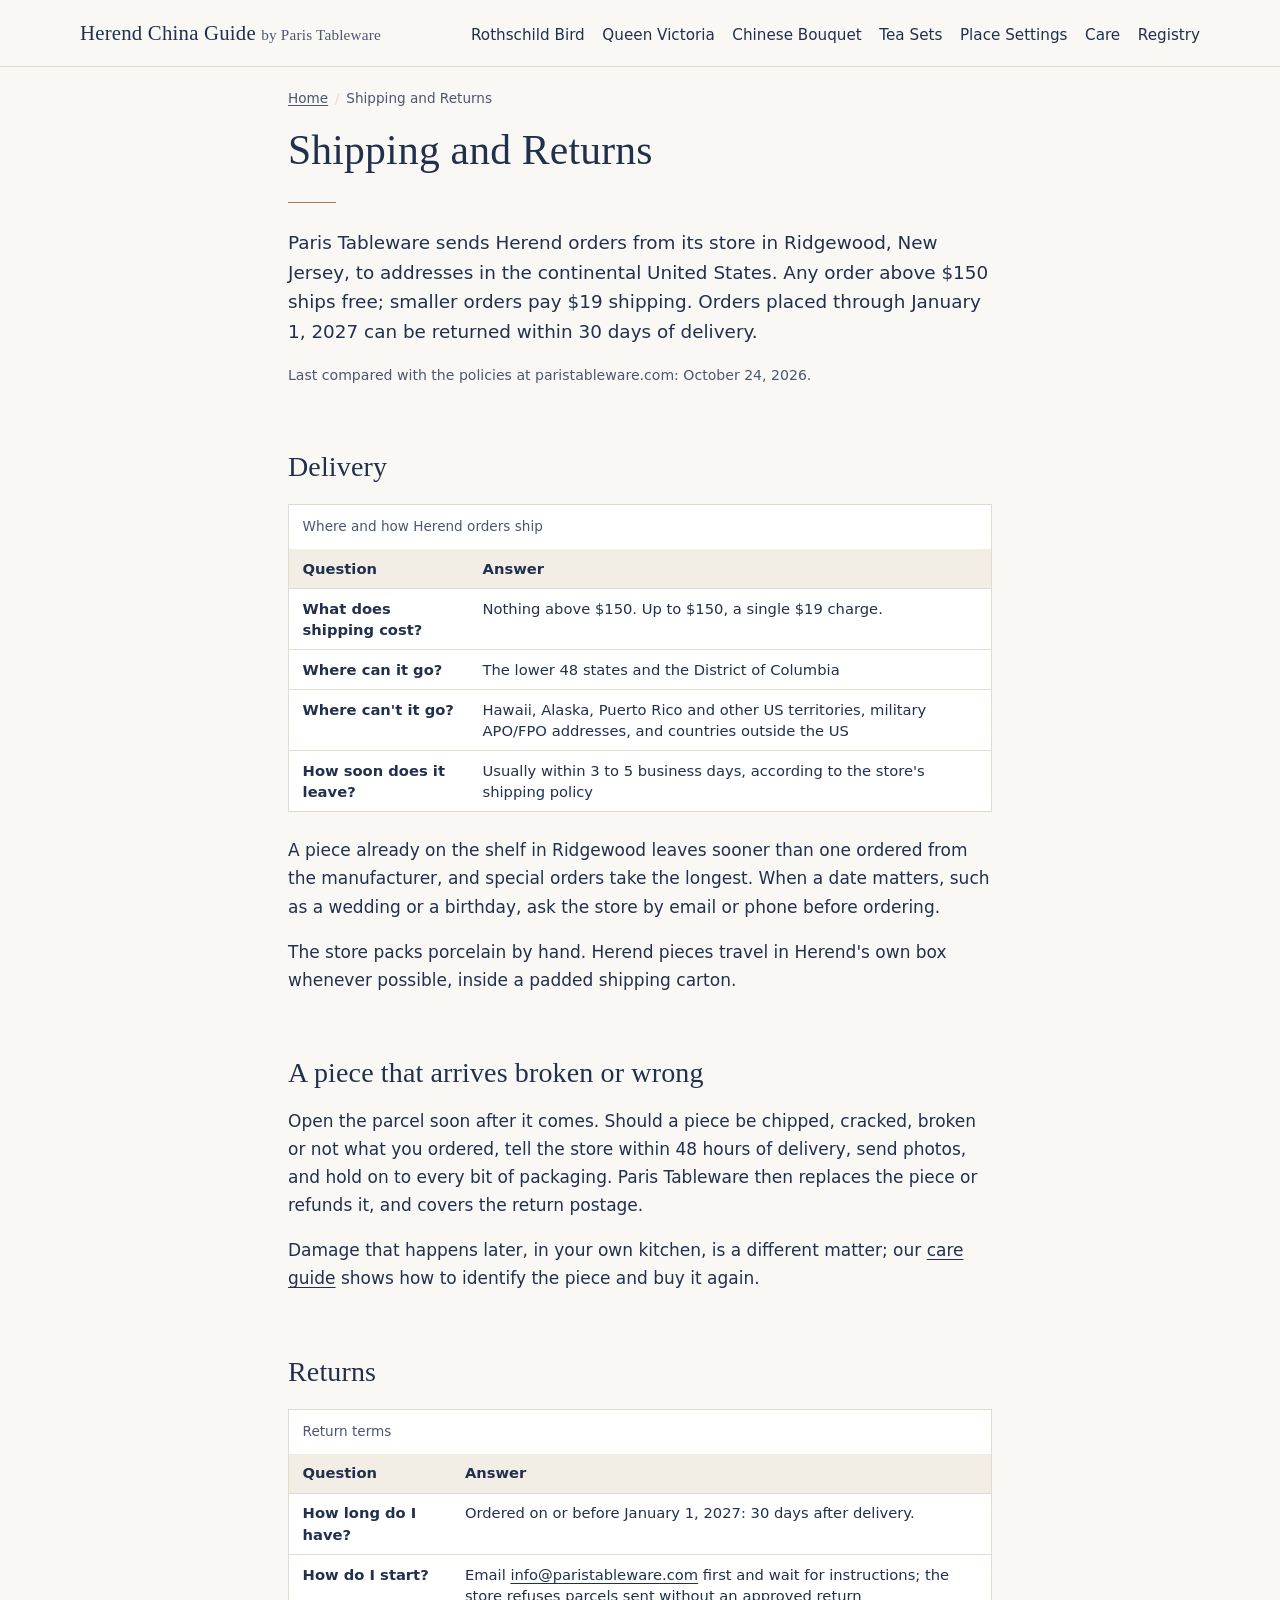
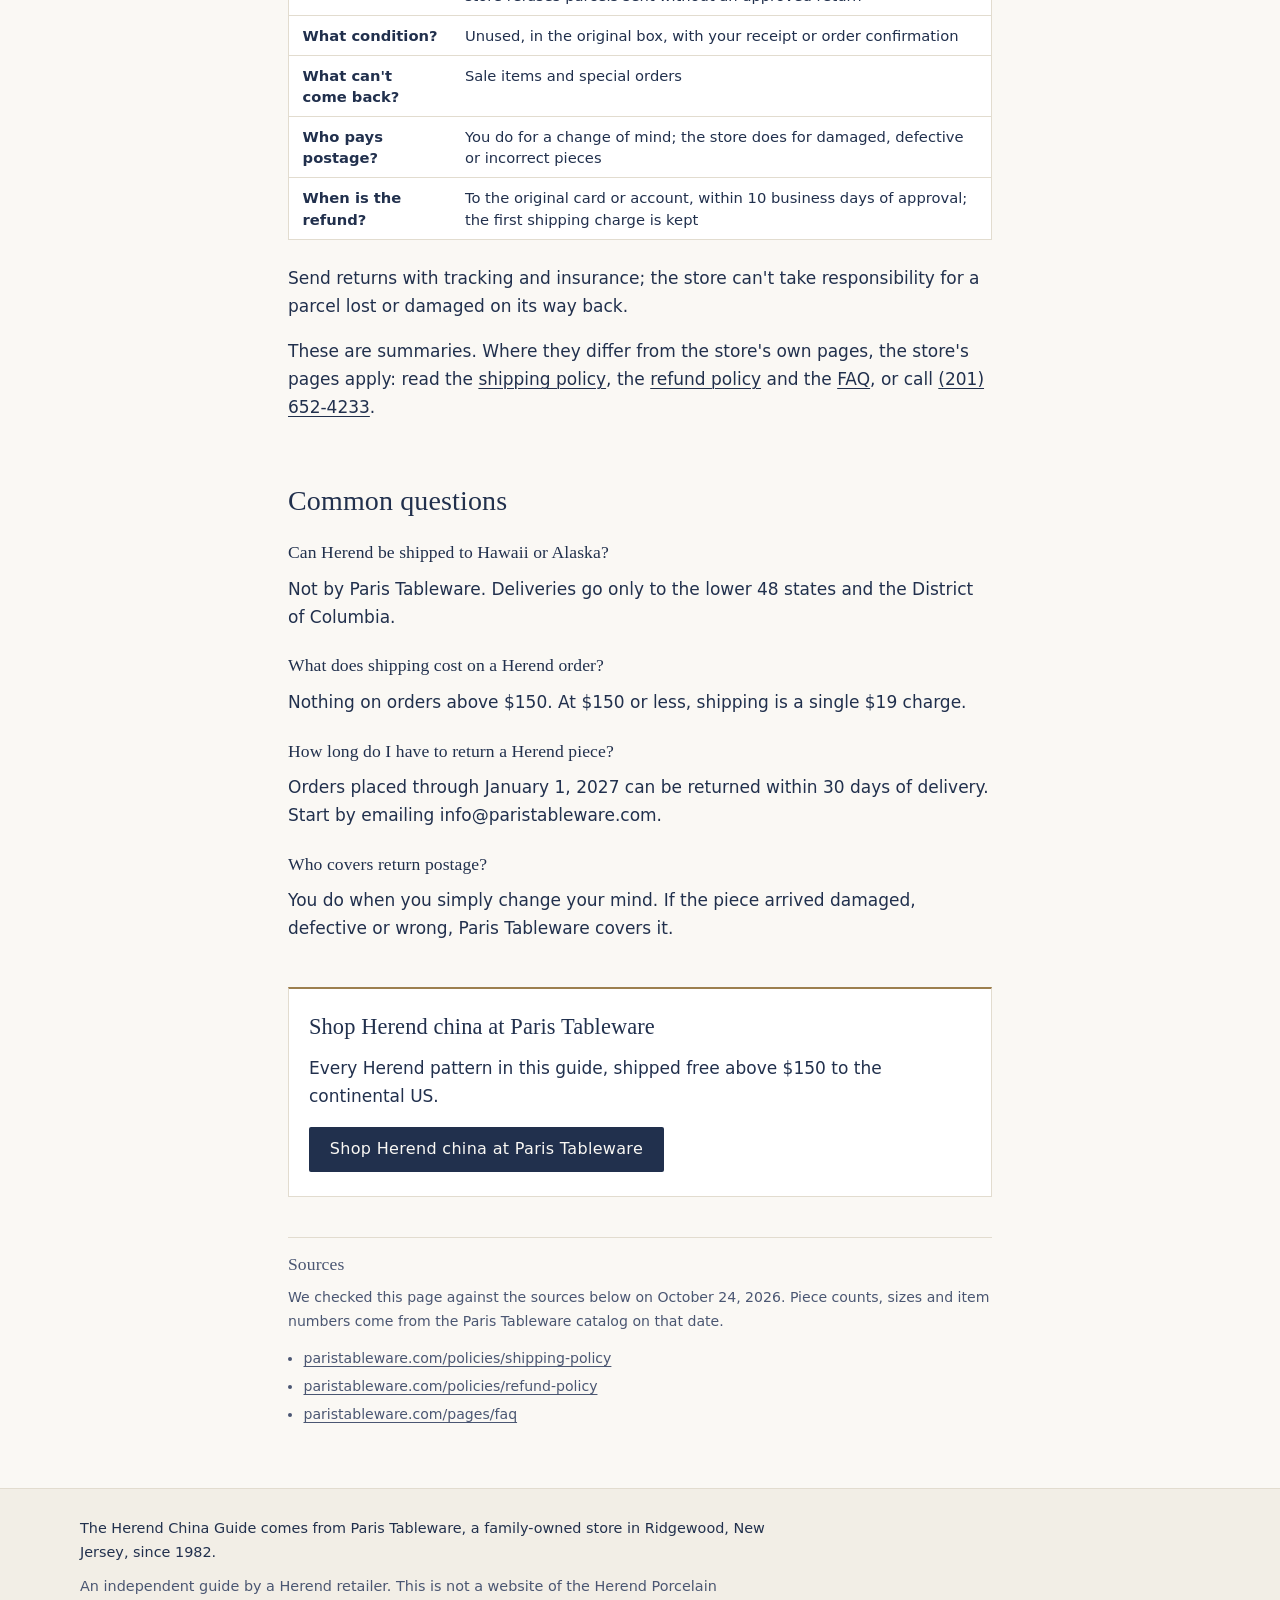
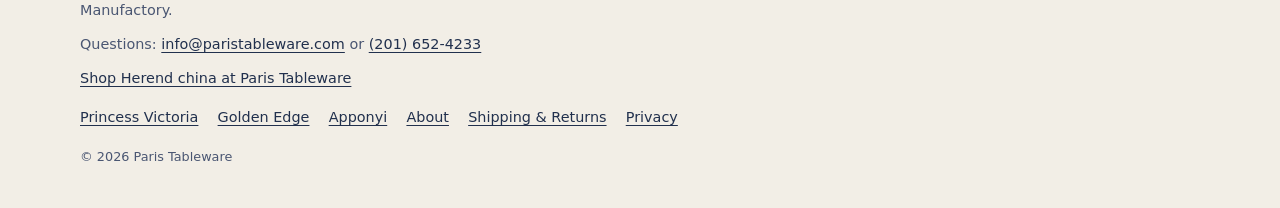
<file: shipping-returns/index.html>
<!doctype html>
<html lang="en-US">
<head>
<meta charset="utf-8">
<meta name="viewport" content="width=device-width, initial-scale=1">
<title>Shipping and Returns for Herend China Orders</title>
<meta name="description" content="Herend orders from Paris Tableware ship free over $150 ($19 below) within the continental US. Orders placed through Jan 1, 2027 can be returned in 30 days.">
<meta name="robots" content="index, follow, max-image-preview:large">
<link rel="canonical" href="https://herendchina.com/shipping-returns/">
<link rel="icon" href="/favicon.svg" type="image/svg+xml">
<meta name="theme-color" content="#faf8f4">
<link rel="preconnect" href="https://cdn.shopify.com">
<link rel="stylesheet" href="/assets/site.css">
<meta property="og:type" content="website">
<meta property="og:site_name" content="Herend China Guide by Paris Tableware">
<meta property="og:locale" content="en_US">
<meta property="og:title" content="Shipping and Returns for Herend China Orders">
<meta property="og:description" content="Herend orders from Paris Tableware ship free over $150 ($19 below) within the continental US. Orders placed through Jan 1, 2027 can be returned in 30 days.">
<meta property="og:url" content="https://herendchina.com/shipping-returns/">
<meta property="og:image" content="https://cdn.shopify.com/s/files/1/0678/7861/7403/files/herend-rothschild-bird-salad-plate-porcelain-salad-plate-motif-1-front.jpg?v=1785965577&amp;width=800">
<meta property="og:image:width" content="800">
<meta property="og:image:height" content="800">
<meta property="og:image:alt" content="Herend Rothschild Bird Salad Plate in Motif 1: two small birds on a leafy branch with butterflies on a white plate edged in gold">
<meta name="twitter:card" content="summary_large_image">
<meta name="twitter:title" content="Shipping and Returns for Herend China Orders">
<meta name="twitter:description" content="Herend orders from Paris Tableware ship free over $150 ($19 below) within the continental US. Orders placed through Jan 1, 2027 can be returned in 30 days.">
<meta name="twitter:image" content="https://cdn.shopify.com/s/files/1/0678/7861/7403/files/herend-rothschild-bird-salad-plate-porcelain-salad-plate-motif-1-front.jpg?v=1785965577&amp;width=800">
<script type="application/ld+json">
{
 "@context": "https://schema.org",
 "@graph": [
  {
   "@type": "Organization",
   "@id": "https://paristableware.com/#org",
   "name": "Paris Tableware",
   "url": "https://paristableware.com",
   "email": "info@paristableware.com",
   "telephone": "+1-201-652-4233",
   "foundingDate": "1982",
   "logo": "https://paristableware.com/cdn/shop/files/Paris_Tableware_Logo_squared.jpg?v=1773702365",
   "address": {
    "@type": "PostalAddress",
    "addressLocality": "Ridgewood",
    "addressRegion": "NJ",
    "addressCountry": "US"
   },
   "sameAs": [
    "https://facebook.com/paristableware",
    "https://www.instagram.com/paristableware/",
    "https://www.tiktok.com/@paristableware",
    "https://www.pinterest.com/ParisTableware/",
    "https://twitter.com/ParisTableware"
   ]
  },
  {
   "@type": "WebSite",
   "@id": "https://herendchina.com/#website",
   "url": "https://herendchina.com/",
   "name": "Herend China Guide by Paris Tableware",
   "inLanguage": "en-US",
   "publisher": {
    "@id": "https://paristableware.com/#org"
   }
  },
  {
   "@type": "WebPage",
   "@id": "https://herendchina.com/shipping-returns/#webpage",
   "url": "https://herendchina.com/shipping-returns/",
   "name": "Shipping and Returns for Herend China Orders",
   "description": "Herend orders from Paris Tableware ship free over $150 ($19 below) within the continental US. Orders placed through Jan 1, 2027 can be returned in 30 days.",
   "inLanguage": "en-US",
   "isPartOf": {
    "@id": "https://herendchina.com/#website"
   },
   "breadcrumb": {
    "@id": "https://herendchina.com/shipping-returns/#breadcrumb"
   },
   "datePublished": "2026-10-24",
   "dateModified": "2026-10-24"
  },
  {
   "@type": "BreadcrumbList",
   "@id": "https://herendchina.com/shipping-returns/#breadcrumb",
   "itemListElement": [
    {
     "@type": "ListItem",
     "position": 1,
     "name": "Home",
     "item": "https://herendchina.com/"
    },
    {
     "@type": "ListItem",
     "position": 2,
     "name": "Shipping and Returns",
     "item": "https://herendchina.com/shipping-returns/"
    }
   ]
  },
  {
   "@type": "FAQPage",
   "@id": "https://herendchina.com/shipping-returns/#faq",
   "isPartOf": {
    "@id": "https://herendchina.com/shipping-returns/#webpage"
   },
   "mainEntity": [
    {
     "@type": "Question",
     "name": "Can Herend be shipped to Hawaii or Alaska?",
     "acceptedAnswer": {
      "@type": "Answer",
      "text": "Not by Paris Tableware. Deliveries go only to the lower 48 states and the District of Columbia."
     }
    },
    {
     "@type": "Question",
     "name": "What does shipping cost on a Herend order?",
     "acceptedAnswer": {
      "@type": "Answer",
      "text": "Nothing on orders above $150. At $150 or less, shipping is a single $19 charge."
     }
    },
    {
     "@type": "Question",
     "name": "How long do I have to return a Herend piece?",
     "acceptedAnswer": {
      "@type": "Answer",
      "text": "Orders placed through January 1, 2027 can be returned within 30 days of delivery. Start by emailing info@paristableware.com."
     }
    },
    {
     "@type": "Question",
     "name": "Who covers return postage?",
     "acceptedAnswer": {
      "@type": "Answer",
      "text": "You do when you simply change your mind. If the piece arrived damaged, defective or wrong, Paris Tableware covers it."
     }
    }
   ]
  }
 ]
}
</script>
<script src="/assets/analytics.js" defer></script>
</head>
<body>
<a class="skip-link" href="#main">Skip to content</a>
<header class="site-header">
<div class="wrap">
<a class="site-name" href="/">Herend China Guide <span>by Paris Tableware</span></a>
<nav class="site-nav" aria-label="Main">
<ul>
<li><a href="/rothschild-bird/">Rothschild Bird</a></li>
<li><a href="/queen-victoria/">Queen Victoria</a></li>
<li><a href="/chinese-bouquet/">Chinese Bouquet</a></li>
<li><a href="/tea-sets/">Tea Sets</a></li>
<li><a href="/place-settings/">Place Settings</a></li>
<li><a href="/care/">Care</a></li>
<li><a href="/wedding-registry/">Registry</a></li>
</ul>
</nav>
</div>
</header>
<main id="main">
<div class="page">
<nav class="breadcrumb" aria-label="Breadcrumb">
<ol>
<li><a href="/">Home</a></li>
<li aria-current="page">Shipping and Returns</li>
</ol>
</nav>
<h1>Shipping and Returns</h1>
<p class="answer">Paris Tableware sends Herend orders from its store in Ridgewood, New Jersey, to addresses in the continental United States. Any order above $150 ships free; smaller orders pay $19 shipping. Orders placed through January 1, 2027 can be returned within 30 days of delivery.</p>
<p class="updated">Last compared with the policies at paristableware.com: <time datetime="2026-10-24">October 24, 2026</time>.</p>

<section>
<h2>Delivery</h2>
<div class="table-wrap" tabindex="0"><table>
<caption>Where and how Herend orders ship</caption>
<thead><tr><th scope="col">Question</th><th scope="col">Answer</th></tr></thead>
<tbody>
<tr><th scope="row">What does shipping cost?</th><td>Nothing above $150. Up to $150, a single $19 charge.</td></tr>
<tr><th scope="row">Where can it go?</th><td>The lower 48 states and the District of Columbia</td></tr>
<tr><th scope="row">Where can't it go?</th><td>Hawaii, Alaska, Puerto Rico and other US territories, military APO/FPO addresses, and countries outside the US</td></tr>
<tr><th scope="row">How soon does it leave?</th><td>Usually within 3 to 5 business days, according to the store's shipping policy</td></tr>
</tbody>
</table></div>
<p>A piece already on the shelf in Ridgewood leaves sooner than one ordered from the manufacturer, and special orders take the longest. When a date matters, such as a wedding or a birthday, ask the store by email or phone before ordering.</p>
<p>The store packs porcelain by hand. Herend pieces travel in Herend's own box whenever possible, inside a padded shipping carton.</p>
</section>

<section>
<h2>A piece that arrives broken or wrong</h2>
<p>Open the parcel soon after it comes. Should a piece be chipped, cracked, broken or not what you ordered, tell the store within 48 hours of delivery, send photos, and hold on to every bit of packaging. Paris Tableware then replaces the piece or refunds it, and covers the return postage.</p>
<p>Damage that happens later, in your own kitchen, is a different matter; our <a href="/care/">care guide</a> shows how to identify the piece and buy it again.</p>
</section>

<section>
<h2>Returns</h2>
<div class="table-wrap" tabindex="0"><table>
<caption>Return terms</caption>
<thead><tr><th scope="col">Question</th><th scope="col">Answer</th></tr></thead>
<tbody>
<tr><th scope="row">How long do I have?</th><td>Ordered on or before January 1, 2027: 30 days after delivery.</td></tr>
<tr><th scope="row">How do I start?</th><td>Email <a href="mailto:info@paristableware.com">info@paristableware.com</a> first and wait for instructions; the store refuses parcels sent without an approved return</td></tr>
<tr><th scope="row">What condition?</th><td>Unused, in the original box, with your receipt or order confirmation</td></tr>
<tr><th scope="row">What can't come back?</th><td>Sale items and special orders</td></tr>
<tr><th scope="row">Who pays postage?</th><td>You do for a change of mind; the store does for damaged, defective or incorrect pieces</td></tr>
<tr><th scope="row">When is the refund?</th><td>To the original card or account, within 10 business days of approval; the first shipping charge is kept</td></tr>
</tbody>
</table></div>
<p>Send returns with tracking and insurance; the store can't take responsibility for a parcel lost or damaged on its way back.</p>
<p>These are summaries. Where they differ from the store's own pages, the store's pages apply: read the <a href="https://paristableware.com/policies/shipping-policy?utm_source=herendchina.com&amp;utm_medium=referral&amp;utm_campaign=shipping-returns" data-link-type="in_context">shipping policy</a>, the <a href="https://paristableware.com/policies/refund-policy?utm_source=herendchina.com&amp;utm_medium=referral&amp;utm_campaign=shipping-returns" data-link-type="in_context">refund policy</a> and the <a href="https://paristableware.com/pages/faq?utm_source=herendchina.com&amp;utm_medium=referral&amp;utm_campaign=shipping-returns" data-link-type="in_context">FAQ</a>, or call <a href="tel:+12016524233">(201) 652-4233</a>.</p>
</section>

<section class="faq" aria-labelledby="faq-heading">
<h2 id="faq-heading">Common questions</h2>
<h3>Can Herend be shipped to Hawaii or Alaska?</h3>
<p>Not by Paris Tableware. Deliveries go only to the lower 48 states and the District of Columbia.</p>
<h3>What does shipping cost on a Herend order?</h3>
<p>Nothing on orders above $150. At $150 or less, shipping is a single $19 charge.</p>
<h3>How long do I have to return a Herend piece?</h3>
<p>Orders placed through January 1, 2027 can be returned within 30 days of delivery. Start by emailing info@paristableware.com.</p>
<h3>Who covers return postage?</h3>
<p>You do when you simply change your mind. If the piece arrived damaged, defective or wrong, Paris Tableware covers it.</p>
</section>
<aside class="shop-cta" aria-labelledby="shop-cta-heading"><h2 id="shop-cta-heading">Shop Herend china at Paris Tableware</h2><p>Every Herend pattern in this guide, shipped free above $150 to the continental US.</p><p><a class="button" href="https://paristableware.com/collections/herend-dinnerware?utm_source=herendchina.com&amp;utm_medium=referral&amp;utm_campaign=shipping-returns" data-link-type="cta">Shop Herend china at Paris Tableware</a></p></aside>
<section class="sources" aria-labelledby="sources-heading">
<h2 id="sources-heading">Sources</h2>
<p>We checked this page against the sources below on October 24, 2026. Piece counts, sizes and item numbers come from the Paris Tableware catalog on that date.</p>
<ul>
<li><a href="https://paristableware.com/policies/shipping-policy?utm_source=herendchina.com&amp;utm_medium=referral&amp;utm_campaign=shipping-returns" data-link-type="source">paristableware.com/policies/shipping-policy</a></li>
<li><a href="https://paristableware.com/policies/refund-policy?utm_source=herendchina.com&amp;utm_medium=referral&amp;utm_campaign=shipping-returns" data-link-type="source">paristableware.com/policies/refund-policy</a></li>
<li><a href="https://paristableware.com/pages/faq?utm_source=herendchina.com&amp;utm_medium=referral&amp;utm_campaign=shipping-returns" data-link-type="source">paristableware.com/pages/faq</a></li>
</ul>
</section>
</div>
</main>
<footer class="site-footer">
<div class="wrap">
<p class="footer-owner">The Herend China Guide comes from Paris Tableware, a family-owned store in Ridgewood, New Jersey, since 1982.</p>
<p>An independent guide by a Herend retailer. This is not a website of the Herend Porcelain Manufactory.</p>
<p>Questions: <a href="mailto:info@paristableware.com">info@paristableware.com</a> or <a href="tel:+12016524233">(201) 652-4233</a></p>
<p><a href="https://paristableware.com/collections/herend-dinnerware?utm_source=herendchina.com&amp;utm_medium=referral&amp;utm_campaign=shipping-returns" data-link-type="footer">Shop Herend china at Paris Tableware</a></p>
<nav class="footer-nav" aria-label="Footer">
<ul>
<li><a href="/princess-victoria/">Princess Victoria</a></li>
<li><a href="/golden-edge/">Golden Edge</a></li>
<li><a href="/apponyi/">Apponyi</a></li>
<li><a href="/about/">About</a></li>
<li><a href="/shipping-returns/">Shipping &amp; Returns</a></li>
<li><a href="/privacy/">Privacy</a></li>
</ul>
</nav>
<p class="copyright">&copy; 2026 Paris Tableware</p>
</div>
</footer>
</body>
</html>
</file>
<file: assets/site.css>
/* Herend China Guide by Paris Tableware (herendchina.com) - one stylesheet for every page.
   Calm, quiet layout: navy text on warm off-white, serif headings, mobile first. */

:root {
  --ink: #21304D;          /* navy text */
  --ink-soft: #4a5672;     /* secondary text */
  --paper: #faf8f4;        /* warm off-white background */
  --paper-deep: #f2eee6;   /* panels, table headers */
  --line: #e2dccf;         /* hairlines */
  --gold: #9c7f4e;         /* thin decorative rules only */
  --gutter: 16px;
  --measure: 44rem;        /* comfortable reading width */
  --serif: "Iowan Old Style", "Palatino Linotype", Palatino, "Book Antiqua", Georgia, "Times New Roman", serif;
  --sans: system-ui, -apple-system, "Segoe UI", Roboto, "Helvetica Neue", Arial, sans-serif;
  color-scheme: light;
}

*, *::before, *::after { box-sizing: border-box; }

html { -webkit-text-size-adjust: 100%; text-size-adjust: 100%; }

body {
  margin: 0;
  background: var(--paper);
  color: var(--ink);
  font-family: var(--sans);
  font-size: 1.0625rem;
  line-height: 1.65;
  overflow-wrap: break-word;
}

img { max-width: 100%; height: auto; display: block; }

a { color: var(--ink); text-decoration-thickness: 1px; text-underline-offset: 0.18em; }
a:hover { text-decoration-thickness: 2px; }
a:focus-visible, .table-wrap:focus-visible { outline: 2px solid var(--gold); outline-offset: 3px; border-radius: 2px; }

h1, h2, h3 { font-family: var(--serif); font-weight: 500; line-height: 1.25; letter-spacing: 0.005em; margin: 0 0 0.6em; }
h1 { font-size: clamp(1.9rem, 6vw, 2.6rem); margin-top: 0.2em; }
h2 { font-size: clamp(1.4rem, 4.2vw, 1.75rem); margin-top: 2.2em; }
h3 { font-size: 1.2rem; margin-top: 1.6em; }
p, ul, ol { margin: 0 0 1em; }
ul, ol { padding-left: 1.3em; }
li { margin-bottom: 0.35em; }
strong { font-weight: 600; }
code { font-family: ui-monospace, SFMono-Regular, Menlo, Consolas, monospace; font-size: 0.88em; background: var(--paper-deep); padding: 0.05em 0.3em; border-radius: 3px; overflow-wrap: anywhere; }

.wrap { width: 100%; max-width: 72rem; margin: 0 auto; padding: 0 var(--gutter); }

/* Skip link */
.skip-link { position: absolute; left: -999px; top: 0; background: var(--ink); color: var(--paper); padding: 0.5em 1em; z-index: 10; }
.skip-link:focus { left: var(--gutter); top: var(--gutter); }

/* Header */
.site-header { border-bottom: 1px solid var(--line); background: var(--paper); }
.site-header .wrap { display: flex; flex-direction: column; gap: 0.5rem; padding-top: 1rem; padding-bottom: 0.75rem; }
.site-name { font-family: var(--serif); font-size: 1.3rem; text-decoration: none; letter-spacing: 0.01em; }
.site-name span { color: var(--ink-soft); font-size: 0.95rem; }
.site-nav ul { list-style: none; margin: 0; padding: 0; display: flex; flex-wrap: wrap; gap: 0.15rem 1.1rem; }
.site-nav li { margin: 0; }
.site-nav a { display: inline-block; padding: 0.3rem 0; font-size: 0.95rem; text-decoration: none; border-bottom: 1px solid transparent; }
.site-nav a:hover { border-bottom-color: var(--ink); }
.site-nav a[aria-current="page"], .site-nav a.in-section { border-bottom-color: var(--gold); }

@media (min-width: 900px) {
  .site-header .wrap { flex-direction: row; align-items: baseline; justify-content: space-between; gap: 2rem; }
}

/* Main column */
main { display: block; padding: 0 var(--gutter) 3rem; }
.page { max-width: var(--measure); margin: 0 auto; }

.breadcrumb { margin: 1.25rem 0 0; font-size: 0.85rem; color: var(--ink-soft); }
.breadcrumb ol { list-style: none; margin: 0; padding: 0; display: flex; flex-wrap: wrap; }
.breadcrumb li { margin: 0; }
.breadcrumb li + li::before { content: "/"; margin: 0 0.5em; color: var(--line); }
.breadcrumb a { color: var(--ink-soft); }

.page > h1:first-child, .breadcrumb + h1 { margin-top: 1rem; }
.page > h1:first-child { margin-top: 2rem; }
.page h1::after { content: ""; display: block; width: 3rem; height: 1px; background: var(--gold); margin-top: 0.6em; }

.lede, .answer { font-size: 1.15rem; line-height: 1.6; }
.updated, .last-updated, .last-reviewed, .byline, .source { font-size: 0.88rem; color: var(--ink-soft); }

/* Figures and galleries */
figure { margin: 1.75rem 0; }
figure img { width: 100%; max-width: 30rem; background: #fff; border: 1px solid var(--line); }
figcaption { font-size: 0.88rem; color: var(--ink-soft); margin-top: 0.5rem; max-width: 30rem; }
.hero-image img { max-width: 34rem; }

.gallery { display: grid; grid-template-columns: repeat(2, minmax(0, 1fr)); gap: 1rem; margin: 1.75rem 0; }
.gallery figure { margin: 0; }
.gallery figure img, .gallery figcaption { max-width: none; }
@media (min-width: 700px) { .gallery { grid-template-columns: repeat(3, minmax(0, 1fr)); } }
/* A gallery of exactly 4 photos stays 2 x 2, so no photo sits alone on a second row */
@media (min-width: 700px) { .gallery:has(> figure:nth-child(4):last-child) { grid-template-columns: repeat(2, minmax(0, 1fr)); } }
/* A gallery of exactly 2 photos fills the column width instead of leaving an empty third slot */
@media (min-width: 700px) { .gallery:has(> figure:nth-child(2):last-child) { grid-template-columns: repeat(2, minmax(0, 1fr)); } }

/* Start-here cards on the home page */
.cards { list-style: none; padding: 0; margin: 1.25rem 0; display: grid; grid-template-columns: 1fr; gap: 0.9rem; }
.cards li { margin: 0; background: #fff; border: 1px solid var(--line); padding: 1rem 1.1rem; }
.cards h3 { margin: 0 0 0.35rem; font-size: 1.15rem; }
.cards p { margin: 0; font-size: 0.95rem; color: var(--ink-soft); }
@media (min-width: 640px) { .cards { grid-template-columns: repeat(2, minmax(0, 1fr)); } }

/* Tables scroll inside their own box on small screens, never the page */
.table-wrap { max-width: 100%; overflow-x: auto; -webkit-overflow-scrolling: touch; margin: 1.25rem 0 1.5rem; border: 1px solid var(--line); background: #fff; }
table { border-collapse: collapse; width: 100%; font-size: 0.92rem; line-height: 1.45; }
.table-wrap table { min-width: 32rem; }
/* 2- and 3-column tables fit a phone screen; only 4+ columns scroll sideways */
.table-wrap table:not(:has(tr > :nth-child(4))) { min-width: 0; }
caption { caption-side: top; text-align: left; padding: 0.75rem 0.85rem; font-size: 0.85rem; color: var(--ink-soft); }
th, td { text-align: left; vertical-align: top; padding: 0.55rem 0.85rem; border-top: 1px solid var(--line); }
thead th, thead td { background: var(--paper-deep); font-weight: 600; border-top: 0; }
tbody th { font-weight: 600; }

/* The one "Shop at Paris Tableware" block per page */
.shop-cta { margin: 2.75rem 0 2rem; padding: 1.5rem 1.25rem; background: #fff; border: 1px solid var(--line); border-top: 2px solid var(--gold); }
.shop-cta h2 { margin-top: 0; font-size: 1.4rem; }
.shop-cta p:last-child { margin-bottom: 0; }
.shop-cta .button, .shop-cta-button, .shop-cta__button, .cta-button {
  display: inline-block; background: var(--ink); color: var(--paper); text-decoration: none;
  padding: 0.75rem 1.3rem; font-size: 1rem; letter-spacing: 0.02em; border-radius: 2px; line-height: 1.3;
}
.shop-cta .button:hover, .shop-cta-button:hover, .shop-cta__button:hover, .cta-button:hover { background: #2c3e63; }

/* FAQ and sources */
.faq h3 { font-size: 1.1rem; margin-top: 1.4em; }
.sources { margin-top: 2.5rem; padding-top: 1rem; border-top: 1px solid var(--line); font-size: 0.88rem; color: var(--ink-soft); }
.sources h2 { font-size: 1.1rem; margin-top: 0; }
.sources ul { padding-left: 1.1em; }
.sources a { color: var(--ink-soft); overflow-wrap: anywhere; }

/* Footer */
.site-footer { border-top: 1px solid var(--line); background: var(--paper-deep); font-size: 0.9rem; color: var(--ink-soft); }
.site-footer .wrap { padding-top: 1.75rem; padding-bottom: 2rem; }
.site-footer p { margin: 0 0 0.7em; max-width: var(--measure); }
.site-footer .footer-owner { color: var(--ink); }
.site-footer a { color: var(--ink); }
.footer-nav ul { list-style: none; margin: 1rem 0; padding: 0; display: flex; flex-wrap: wrap; gap: 0.3rem 1.2rem; }
.footer-nav li { margin: 0; }
.copyright { font-size: 0.8rem; }

/* Pattern cards with a photo (home page) */
.cards--photo li { display: grid; grid-template-columns: 72px minmax(0, 1fr); gap: 0.9rem; align-items: start; }
.cards--photo img { width: 72px; height: 72px; border: 1px solid var(--line); background: #fff; }
.cards--photo h3 a { text-decoration: none; }
.cards--photo h3 a:hover { text-decoration: underline; }

.note { font-size: 0.92rem; color: var(--ink-soft); border-left: 2px solid var(--gold); padding-left: 0.8rem; }

/* 404 */
.not-found ul { padding-left: 1.2em; }

@media print {
  .site-nav, .skip-link, .shop-cta .button, .shop-cta-button, .shop-cta__button, .cta-button { display: none; }
  body { background: #fff; }
}
</file>
